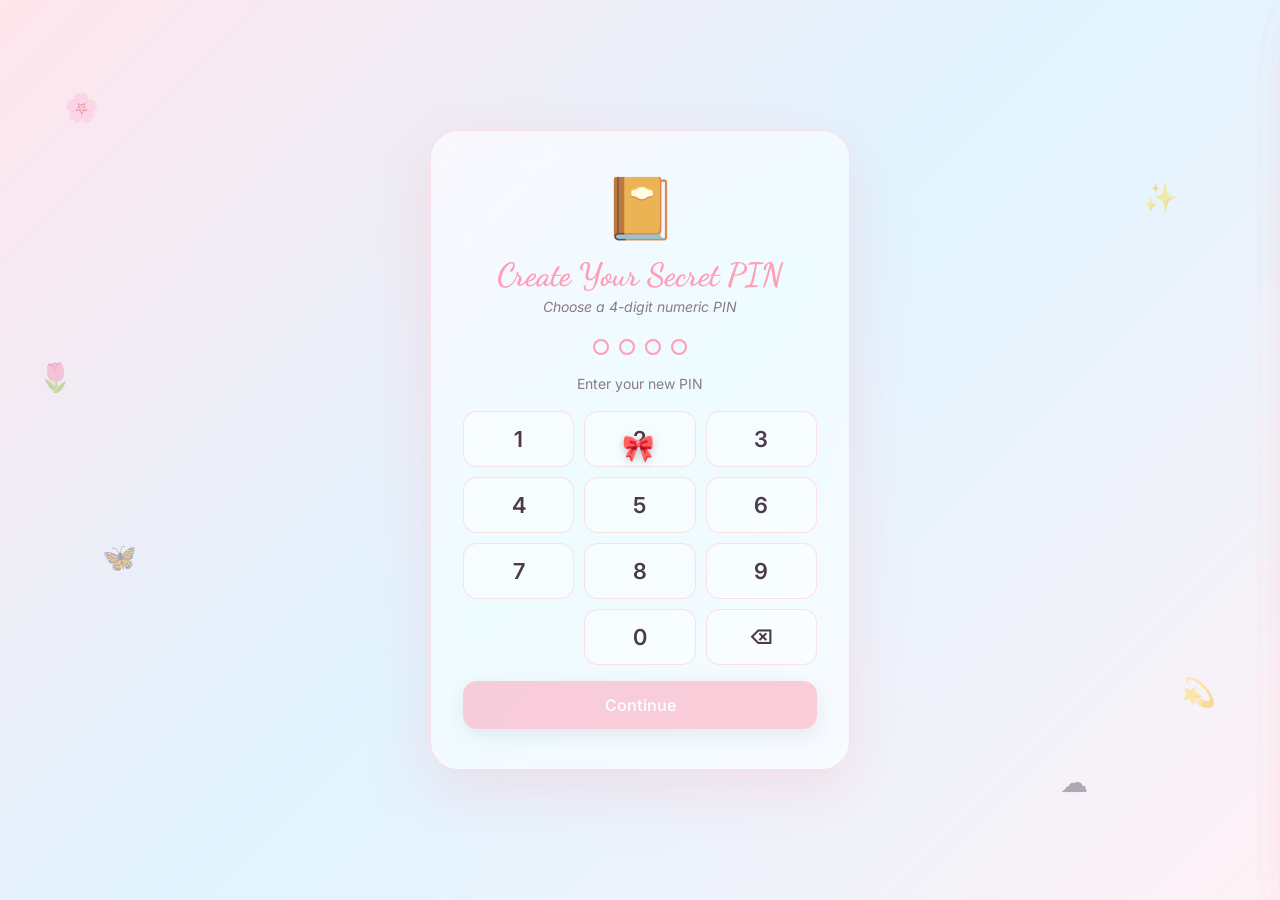
<file: index.html>
<!DOCTYPE html>
<html lang="en">
<head>
<meta charset="UTF-8" />
<meta name="viewport" content="width=device-width, initial-scale=1.0" />
<title>🌸 Secret Diary</title>
<link rel="preconnect" href="https://fonts.googleapis.com">
<link rel="preconnect" href="https://fonts.gstatic.com" crossorigin>
<link href="https://fonts.googleapis.com/css2?family=Caveat:wght@400;700&family=Dancing+Script:wght@400;700&family=Inter:wght@300;400;500;600;700&family=Quicksand:wght@400;500;600;700&display=swap" rel="stylesheet">
<link rel="stylesheet" href="style.css" />
</head>
<body class="bow-cursor">

<!-- ============ 🎀 CUSTOM BOW CURSOR ============ -->
<div class="bow-cursor-follower" id="bow-follower" aria-hidden="true">🎀</div>

<!-- ============ FLOATING DECORATIONS ============ -->
<div class="bg-deco" aria-hidden="true">
  <span class="floater">🌸</span><span class="floater">✨</span>
  <span class="floater">🦋</span><span class="floater">💫</span>
  <span class="floater">🌷</span><span class="floater">☁️</span>
</div>

<!-- ============ SETUP SCREEN ============ -->
<section id="setup-screen" class="screen active">
  <div class="auth-card glass">
    <div class="auth-icon">📔</div>
    <h1 class="script-title">Create Your Secret PIN</h1>
    <p class="subtitle">Choose a 4-digit numeric PIN</p>
    <div class="pin-display" id="setup-display"></div>
    <p class="auth-msg" id="setup-msg">Enter your new PIN</p>
    <div class="keypad" id="setup-keypad"></div>
    <button class="btn-primary" id="setup-next" disabled>Continue</button>
  </div>
</section>

<!-- ============ LOCK SCREEN ============ -->
<section id="lock-screen" class="screen">
  <div class="auth-card glass" id="lock-card">
    <div class="auth-icon" id="lock-emoji">🔒</div>
    <h1 class="script-title">Welcome Back</h1>
    <p class="subtitle" id="lock-quote">"Some secrets are worth keeping."</p>
    <div class="pin-display" id="lock-display"></div>
    <p class="auth-msg" id="lock-msg">Enter your PIN</p>
    <div class="keypad" id="lock-keypad"></div>
    <button class="btn-ghost" id="forgot-btn">Forgot PIN?</button>
  </div>
</section>

<!-- ============ MAIN DIARY ============ -->
<section id="diary-screen" class="screen">
  <div class="app-layout">

    <!-- Sidebar -->
    <aside class="sidebar glass" id="sidebar">
      <div class="sidebar-top">
        <h2 class="script-title">📔 My Diary</h2>
        <button class="icon-btn" id="toggle-sidebar" title="Close">✕</button>
      </div>
      <button class="btn-accent" id="new-page-btn">✨ New Page</button>
      <div class="search-wrap">
        <input type="text" id="search-input" placeholder="Search pages..." />
      </div>
      <div class="page-list" id="page-list"></div>
      <div class="sidebar-footer">
        <div class="footer-row">
          <button class="footer-btn" id="calendar-btn" title="Calendar">📅</button>
          <button class="footer-btn" id="theme-btn" title="Themes">🎨</button>
          <button class="footer-btn" id="mode-btn" title="Toggle mode">🌙</button>
          <button class="footer-btn" id="sound-btn" title="Sound">🔊</button>
          <button class="footer-btn" id="feedback-btn" title="Feedback">💌</button>
          <button class="footer-btn" id="export-btn" title="Export">📥</button>
          <button class="footer-btn" id="settings-btn" title="Settings">⚙️</button>
        </div>
        <div class="stats">
          <span id="stat-pages">0 pages</span> · <span id="stat-words">0 words</span>
        </div>
      </div>
    </aside>

    <!-- Mobile sidebar toggle -->
    <button class="mobile-menu-btn" id="mobile-menu">☰</button>

    <!-- Editor -->
    <main class="editor">
      <div class="editor-top">
        <input type="text" id="page-title" class="page-title-input" placeholder="Untitled page..." />
        <div class="page-meta">
          <span id="page-date"></span>
          <button class="tag-btn" id="favorite-btn" title="Favorite">☆</button>
          <button class="tag-btn" id="delete-page-btn" title="Delete">🗑</button>
        </div>
      </div>

      <div class="toolbar">
        <button class="tool" data-cmd="bold" title="Bold"><b>B</b></button>
        <button class="tool" data-cmd="italic" title="Italic"><i>I</i></button>
        <button class="tool" data-cmd="underline" title="Underline"><u>U</u></button>
        <button class="tool" data-cmd="strikeThrough" title="Strike">S̶</button>
        <span class="tool-sep"></span>
        <button class="tool" data-cmd="formatBlock" data-val="H1" title="Heading 1">H1</button>
        <button class="tool" data-cmd="formatBlock" data-val="H2" title="Heading 2">H2</button>
        <button class="tool" data-cmd="formatBlock" data-val="P" title="Paragraph">¶</button>
        <span class="tool-sep"></span>
        <button class="tool" data-cmd="insertUnorderedList" title="List">•</button>
        <button class="tool" data-cmd="insertOrderedList" title="Numbered">1.</button>
        <button class="tool" data-cmd="formatBlock" data-val="BLOCKQUOTE" title="Quote">"</button>
        <span class="tool-sep"></span>
        <button class="tool" id="insert-emoji-btn" title="Emoji">😊</button>
        <button class="tool" data-cmd="removeFormat" title="Clear">✖</button>
      </div>

      <div class="editor-body">
        <div class="notebook-page">
          <div class="page-lines" aria-hidden="true"></div>
          <div class="washi" aria-hidden="true"></div>
          <div class="bookmark" aria-hidden="true">♡</div>
          <div class="page-content" id="page-content" contenteditable="true" spellcheck="true" data-placeholder="Start writing your thoughts..."></div>
        </div>
      </div>

      <div class="editor-footer">
        <span class="count" id="word-count">0 words</span>
        <span class="count" id="char-count">0 chars</span>
        <span class="save-status" id="save-status">● Saved</span>
      </div>
    </main>
  </div>
</section>

<!-- ============ 📅 CALENDAR PANEL ============ -->
<aside class="panel glass calendar-panel" id="calendar-panel">
  <div class="panel-head">
    <h3>📅 Calendar & Mood</h3>
    <button class="icon-btn" data-close="calendar-panel">✕</button>
  </div>

  <!-- Month navigation -->
  <div class="cal-nav">
    <button class="cal-arrow" id="cal-prev">‹</button>
    <div class="cal-month-label" id="cal-month-label">June 2026</div>
    <button class="cal-arrow" id="cal-next">›</button>
  </div>

  <!-- Calendar grid -->
  <div class="cal-weekdays">
    <div>Sun</div><div>Mon</div><div>Tue</div><div>Wed</div>
    <div>Thu</div><div>Fri</div><div>Sat</div>
  </div>
  <div class="cal-grid" id="cal-grid"></div>

  <button class="btn-accent cal-today-btn" id="cal-today-btn">📍 Jump to Today</button>

  <!-- Week Mood Tracker -->
  <div class="week-mood-section">
    <div class="week-mood-header">
      <h4>💖 This Week's Mood</h4>
      <div class="week-nav">
        <button class="week-arrow" id="week-prev">‹</button>
        <span class="week-label" id="week-label">This Week</span>
        <button class="week-arrow" id="week-next">›</button>
      </div>
    </div>
    <div class="week-mood-grid" id="week-mood-grid"></div>
    <p class="week-mood-hint">Tap a day, then pick how you felt 💭</p>
  </div>
</aside>

<!-- ============ 🎨 THEME PANEL ============ -->
<aside class="panel glass" id="theme-panel">
  <div class="panel-head">
    <h3>🎨 Themes</h3>
    <button class="icon-btn" data-close="theme-panel">✕</button>
  </div>
  <div class="theme-grid" id="theme-grid"></div>
  <div class="mode-switch">
    <span>☀️</span>
    <label class="switch">
      <input type="checkbox" id="mode-switch" />
      <span class="slider"></span>
    </label>
    <span>🌙</span>
  </div>
</aside>

<!-- ============ ⚙️ SETTINGS PANEL ============ -->
<aside class="panel glass" id="settings-panel">
  <div class="panel-head">
    <h3>⚙️ Settings</h3>
    <button class="icon-btn" data-close="settings-panel">✕</button>
  </div>
  <div class="settings-list">
    <button class="setting-item" id="change-pin-setting">🔑 Change PIN</button>
    <button class="setting-item" id="reset-setting">🗑 Reset Diary</button>
    <button class="setting-item" id="lock-setting">🔒 Lock Diary</button>
    
    <!-- Updates Section -->
    <div class="updates-section">
      <h4 style="font-family: 'Caveat', cursive; font-size: 20px; color: var(--accent); margin-bottom: 10px;">✨ What's New</h4>
      <div class="updates-list">
        <div class="update-item">
          <span class="update-icon">🎀</span>
          <div class="update-content">
            <strong>Bow Cursor</strong>
            <p>Cute bow follows your mouse!</p>
          </div>
        </div>
        <div class="update-item">
          <span class="update-icon">📅</span>
          <div class="update-content">
            <strong>Calendar</strong>
            <p>Jump to any date & track moods</p>
          </div>
        </div>
        <div class="update-item">
          <span class="update-icon">💖</span>
          <div class="update-content">
            <strong>Weekly Mood Tracker</strong>
            <p>Log how you feel each day</p>
          </div>
        </div>
        <div class="update-item">
          <span class="update-icon">💌</span>
          <div class="update-content">
            <strong>Feedback System</strong>
            <p>Send messages to the creator</p>
          </div>
        </div>
        <div class="update-item">
          <span class="update-icon">🔊</span>
          <div class="update-content">
            <strong>Sound Effects</strong>
            <p>Pleasant sounds for actions</p>
          </div>
        </div>
        <div class="update-item">
          <span class="update-icon">🎨</span>
          <div class="update-content">
            <strong>10 Beautiful Themes</strong>
            <p>Light & dark modes for each</p>
          </div>
        </div>
      </div>
    </div>
    
    <div class="setting-about">
      <p>✨ Unlimited pages</p>
      <p>💾 Auto-saves everything</p>
      <p>🔒 PIN-protected</p>
      <p>⌨️ Shortcuts: Ctrl+N (new), Ctrl+S (save), Ctrl+F (search)</p>
    </div>
  </div>
</aside>

<!-- ============ 💌 FEEDBACK PANEL ============ -->
<aside class="panel glass feedback-panel" id="feedback-panel">
  <div class="panel-head">
    <h3>💌 Send Feedback</h3>
    <button class="icon-btn" data-close="feedback-panel">✕</button>
  </div>

  <p class="feedback-intro">
    Found a bug? Have an idea? Just want to say hi? 💖<br>
    Your message goes straight to my inbox!
  </p>

  <form id="feedback-form" action="https://formsubmit.co/aiphimarybuhphang@gmail.com" method="POST">
    <!-- FormSubmit hidden settings -->
    <input type="hidden" name="_subject" value="💌 New Diary Feedback!">
    <input type="hidden" name="_captcha" value="false">
    <input type="hidden" name="_template" value="box">
    <input type="text" name="_honey" style="display:none">

    <div class="form-group">
      <label for="fb-name">Your Name <span class="optional">(optional)</span></label>
      <input type="text" id="fb-name" name="name" placeholder="Anonymous friend 🌸" />
    </div>

    <div class="form-group">
      <label for="fb-email">Your Email <span class="optional">(optional)</span></label>
      <input type="email" id="fb-email" name="email" placeholder="so I can reply 💌" />
    </div>

    <div class="form-group">
      <label for="fb-type">What's this about?</label>
      <select id="fb-type" name="type" required>
        <option value="">Choose one...</option>
        <option value="💡 Feature Idea">💡 Feature Idea</option>
        <option value="🐛 Bug Report">🐛 Bug Report</option>
        <option value="💖 Love / Compliment">💖 Love / Compliment</option>
        <option value="🎨 Design Suggestion">🎨 Design Suggestion</option>
        <option value="🤔 Question">🤔 Question</option>
        <option value="📝 Other"> Other</option>
      </select>
    </div>

    <div class="form-group">
      <label for="fb-message">Your Message</label>
      <textarea id="fb-message" name="message" rows="5" maxlength="1000" placeholder="Tell me everything... ✨" required></textarea>
      <div class="fb-counter"><span id="fb-counter">0</span> / 1000</div>
    </div>

    <button type="submit" class="btn-primary fb-submit" id="fb-submit">
      Send Message 💌
    </button>
  </form>

  <div class="feedback-divider">
    <span>or</span>
  </div>

  <a href="mailto:aiphimarybuhphang@gmail.com?subject=Diary%20Feedback" class="btn-ghost fb-mailto">
    ✉️ Open in my email app instead
  </a>

  <p class="feedback-note">
    🔒 Your info is never stored in the diary. Messages are sent directly to the diary owner.
  </p>
</aside>

<!-- ============ EMOJI PICKER ============ -->
<div class="emoji-picker glass" id="emoji-picker">
  <div class="emoji-grid" id="emoji-grid"></div>
</div>

<!-- ============ MOOD PICKER (for week) ============ -->
<div class="mood-popup glass" id="mood-popup">
  <div class="mood-popup-title" id="mood-popup-title">How did you feel?</div>
  <div class="mood-options" id="mood-options"></div>
  <button class="mood-clear-btn" id="mood-clear-btn">Clear mood</button>
</div>

<!-- ============ MODAL ============ -->
<div class="modal-backdrop" id="modal-backdrop">
  <div class="modal glass" id="modal">
    <div class="modal-head">
      <h3 id="modal-title"></h3>
      <button class="icon-btn" data-close="modal">✕</button>
    </div>
    <div class="modal-body" id="modal-body"></div>
    <div class="modal-actions" id="modal-actions"></div>
  </div>
</div>

<!-- Toast -->
<div class="toast" id="toast"></div>

<script src="script.js"></script>
</body>
</html>
</file>
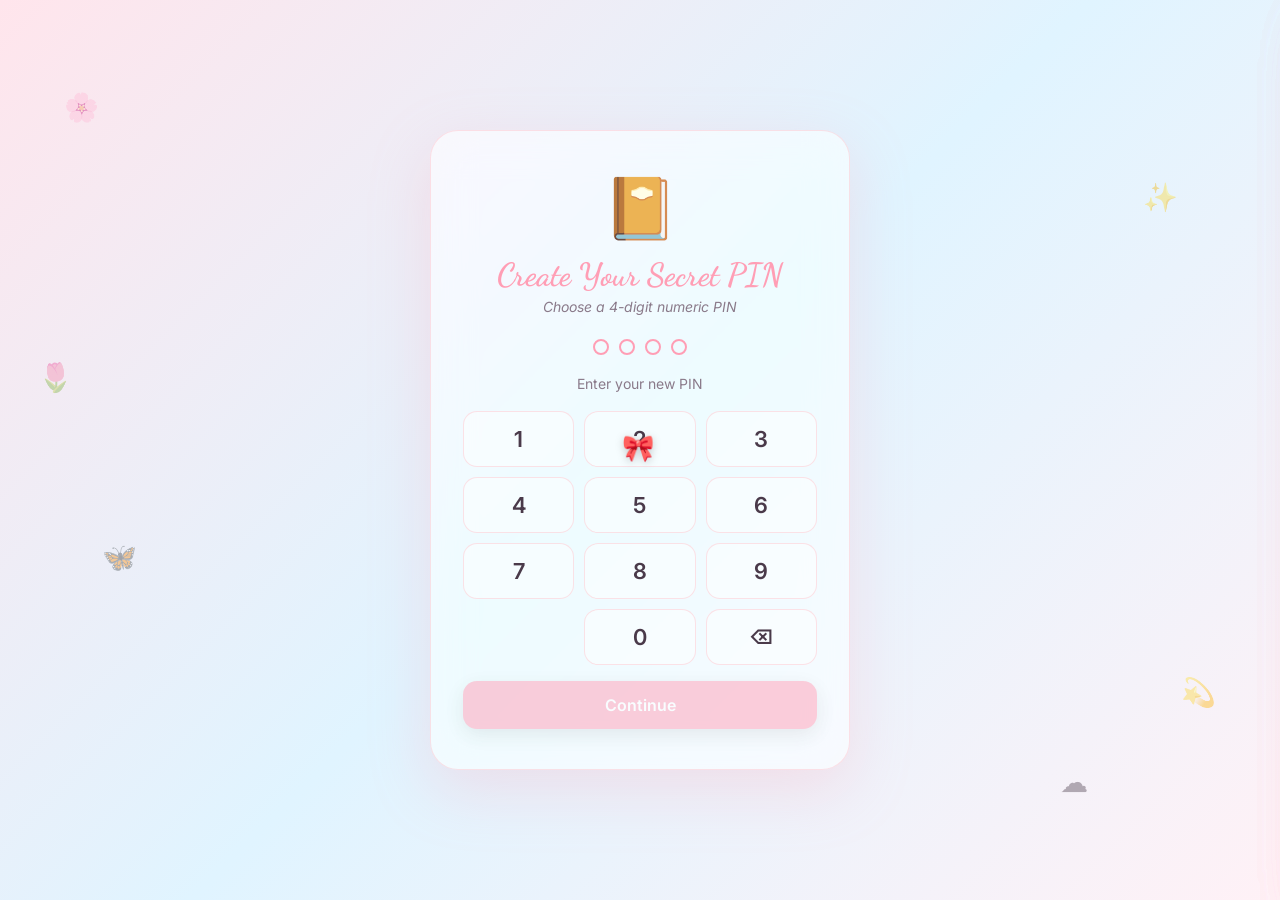
<file: digitaldairy.html>
<!DOCTYPE html>
<html lang="en">
<head>
<meta charset="UTF-8" />
<meta name="viewport" content="width=device-width, initial-scale=1.0" />
<title>🌸 Secret Diary</title>
<link rel="preconnect" href="https://fonts.googleapis.com">
<link rel="preconnect" href="https://fonts.gstatic.com" crossorigin>
<link href="https://fonts.googleapis.com/css2?family=Caveat:wght@400;700&family=Dancing+Script:wght@400;700&family=Inter:wght@300;400;500;600;700&family=Quicksand:wght@400;500;600;700&display=swap" rel="stylesheet">
<link rel="stylesheet" href="digitaldairy.css" />
</head>
<body class="bow-cursor">

<!-- ============ CUSTOM BOW CURSOR (follows mouse) ============ -->
<div class="bow-cursor-follower" id="bow-follower" aria-hidden="true">🎀</div>

<!-- ============ FLOATING DECORATIONS ============ -->
<div class="bg-deco" aria-hidden="true">
  <span class="floater">🌸</span><span class="floater">✨</span>
  <span class="floater">🦋</span><span class="floater">💫</span>
  <span class="floater">🌷</span><span class="floater">☁️</span>
</div>

<!-- ============ SETUP SCREEN ============ -->
<section id="setup-screen" class="screen active">
  <div class="auth-card glass">
    <div class="auth-icon">📔</div>
    <h1 class="script-title">Create Your Secret PIN</h1>
    <p class="subtitle">Choose a 4-digit numeric PIN</p>
    <div class="pin-display" id="setup-display"></div>
    <p class="auth-msg" id="setup-msg">Enter your new PIN</p>
    <div class="keypad" id="setup-keypad"></div>
    <button class="btn-primary" id="setup-next" disabled>Continue</button>
  </div>
</section>

<!-- ============ LOCK SCREEN ============ -->
<section id="lock-screen" class="screen">
  <div class="auth-card glass" id="lock-card">
    <div class="auth-icon" id="lock-emoji">🔒</div>
    <h1 class="script-title">Welcome Back</h1>
    <p class="subtitle" id="lock-quote">"Some secrets are worth keeping."</p>
    <div class="pin-display" id="lock-display"></div>
    <p class="auth-msg" id="lock-msg">Enter your PIN</p>
    <div class="keypad" id="lock-keypad"></div>
    <button class="btn-ghost" id="forgot-btn">Forgot PIN?</button>
  </div>
</section>

<!-- ============ MAIN DIARY ============ -->
<section id="diary-screen" class="screen">
  <div class="app-layout">

    <!-- Sidebar -->
    <aside class="sidebar glass" id="sidebar">
      <div class="sidebar-top">
        <h2 class="script-title">📔 My Diary</h2>
        <button class="icon-btn" id="toggle-sidebar" title="Close">✕</button>
      </div>
      <button class="btn-accent" id="new-page-btn">✨ New Page</button>
      <div class="search-wrap">
        <input type="text" id="search-input" placeholder="Search pages..." />
      </div>
      <div class="page-list" id="page-list"></div>
      <div class="sidebar-footer">
        <div class="footer-row">
          <button class="footer-btn" id="calendar-btn" title="Calendar">📅</button>
          <button class="footer-btn" id="theme-btn" title="Themes">🎨</button>
          <button class="footer-btn" id="mode-btn" title="Toggle mode">🌙</button>
          <button class="footer-btn" id="sound-btn" title="Sound">🔊</button>
          <button class="footer-btn" id="export-btn" title="Export">📥</button>
          <button class="footer-btn" id="settings-btn" title="Settings">⚙️</button>
        </div>
        <div class="stats">
          <span id="stat-pages">0 pages</span> · <span id="stat-words">0 words</span>
        </div>
      </div>
    </aside>

    <!-- Mobile sidebar toggle -->
    <button class="mobile-menu-btn" id="mobile-menu">☰</button>

    <!-- Editor -->
    <main class="editor">
      <div class="editor-top">
        <input type="text" id="page-title" class="page-title-input" placeholder="Untitled page..." />
        <div class="page-meta">
          <span id="page-date"></span>
          <button class="tag-btn" id="favorite-btn" title="Favorite">☆</button>
          <button class="tag-btn" id="delete-page-btn" title="Delete">🗑</button>
        </div>
      </div>

      <div class="toolbar">
        <button class="tool" data-cmd="bold" title="Bold"><b>B</b></button>
        <button class="tool" data-cmd="italic" title="Italic"><i>I</i></button>
        <button class="tool" data-cmd="underline" title="Underline"><u>U</u></button>
        <button class="tool" data-cmd="strikeThrough" title="Strike">S̶</button>
        <span class="tool-sep"></span>
        <button class="tool" data-cmd="formatBlock" data-val="H1" title="Heading 1">H1</button>
        <button class="tool" data-cmd="formatBlock" data-val="H2" title="Heading 2">H2</button>
        <button class="tool" data-cmd="formatBlock" data-val="P" title="Paragraph">¶</button>
        <span class="tool-sep"></span>
        <button class="tool" data-cmd="insertUnorderedList" title="List">•</button>
        <button class="tool" data-cmd="insertOrderedList" title="Numbered">1.</button>
        <button class="tool" data-cmd="formatBlock" data-val="BLOCKQUOTE" title="Quote">"</button>
        <span class="tool-sep"></span>
        <button class="tool" id="insert-emoji-btn" title="Emoji">😊</button>
        <button class="tool" data-cmd="removeFormat" title="Clear">✖</button>
      </div>

      <div class="editor-body">
        <div class="notebook-page">
          <div class="page-lines" aria-hidden="true"></div>
          <div class="washi" aria-hidden="true"></div>
          <div class="bookmark" aria-hidden="true">♡</div>
          <div class="page-content" id="page-content" contenteditable="true" spellcheck="true" data-placeholder="Start writing your thoughts..."></div>
        </div>
      </div>

      <div class="editor-footer">
        <span class="count" id="word-count">0 words</span>
        <span class="count" id="char-count">0 chars</span>
        <span class="save-status" id="save-status">● Saved</span>
      </div>
    </main>
  </div>
</section>

<!-- ============ CALENDAR PANEL ============ -->
<aside class="panel glass calendar-panel" id="calendar-panel">
  <div class="panel-head">
    <h3>📅 Calendar & Mood</h3>
    <button class="icon-btn" data-close="calendar-panel">✕</button>
  </div>

  <!-- Month navigation -->
  <div class="cal-nav">
    <button class="cal-arrow" id="cal-prev">‹</button>
    <div class="cal-month-label" id="cal-month-label">June 2026</div>
    <button class="cal-arrow" id="cal-next">›</button>
  </div>

  <!-- Calendar grid -->
  <div class="cal-weekdays">
    <div>Sun</div><div>Mon</div><div>Tue</div><div>Wed</div>
    <div>Thu</div><div>Fri</div><div>Sat</div>
  </div>
  <div class="cal-grid" id="cal-grid"></div>

  <button class="btn-accent cal-today-btn" id="cal-today-btn">📍 Jump to Today</button>

  <!-- Week Mood Tracker -->
  <div class="week-mood-section">
    <div class="week-mood-header">
      <h4>💖 This Week's Mood</h4>
      <div class="week-nav">
        <button class="week-arrow" id="week-prev">‹</button>
        <span class="week-label" id="week-label">This Week</span>
        <button class="week-arrow" id="week-next">›</button>
      </div>
    </div>
    <div class="week-mood-grid" id="week-mood-grid"></div>
    <p class="week-mood-hint">Tap a day, then pick how you felt 💭</p>
  </div>
</aside>

<!-- ============ THEME PANEL ============ -->
<aside class="panel glass" id="theme-panel">
  <div class="panel-head">
    <h3>🎨 Themes</h3>
    <button class="icon-btn" data-close="theme-panel">✕</button>
  </div>
  <div class="theme-grid" id="theme-grid"></div>
  <div class="mode-switch">
    <span>☀️</span>
    <label class="switch">
      <input type="checkbox" id="mode-switch" />
      <span class="slider"></span>
    </label>
    <span>🌙</span>
  </div>
</aside>

<!-- ============ SETTINGS PANEL ============ -->
<aside class="panel glass" id="settings-panel">
  <div class="panel-head">
    <h3>⚙️ Settings</h3>
    <button class="icon-btn" data-close="settings-panel">✕</button>
  </div>
  <div class="settings-list">
    <button class="setting-item" id="change-pin-setting">🔑 Change PIN</button>
    <button class="setting-item" id="reset-setting">🗑 Reset Diary</button>
    <button class="setting-item" id="lock-setting">🔒 Lock Diary</button>
    <div class="setting-about">
      <p>✨ Unlimited pages</p>
      <p>📅 Calendar + weekly mood</p>
      <p>🎀 Bow cursor</p>
      <p>💾 Auto-saves everything</p>
      <p>🔊 Sound effects</p>
    </div>
  </div>
</aside>

<!-- ============ EMOJI PICKER ============ -->
<div class="emoji-picker glass" id="emoji-picker">
  <div class="emoji-grid" id="emoji-grid"></div>
</div>

<!-- ============ MOOD PICKER (for week) ============ -->
<div class="mood-popup glass" id="mood-popup">
  <div class="mood-popup-title" id="mood-popup-title">How did you feel?</div>
  <div class="mood-options" id="mood-options"></div>
  <button class="mood-clear-btn" id="mood-clear-btn">Clear mood</button>
</div>

<!-- ============ MODAL ============ -->
<div class="modal-backdrop" id="modal-backdrop">
  <div class="modal glass" id="modal">
    <div class="modal-head">
      <h3 id="modal-title"></h3>
      <button class="icon-btn" data-close="modal">✕</button>
    </div>
    <div class="modal-body" id="modal-body"></div>
    <div class="modal-actions" id="modal-actions"></div>
  </div>
</div>

<!-- Toast -->
<div class="toast" id="toast"></div>

<script src="script.js"></script>
</body>
</html>
</file>
<file: style.css>
/* ============ RESET ============ */
*, *::before, *::after { box-sizing: border-box; margin: 0; padding: 0; }
html, body { height: 100%; }
body {
  font-family: 'Inter', system-ui, sans-serif;
  min-height: 100vh;
  overflow: hidden;
  background: var(--bg);
  color: var(--text);
  transition: background 0.5s, color 0.5s;
  position: relative;
}
button, input { font-family: inherit; color: inherit; }
button { cursor: pointer; border: none; background: none; }
.script-title { font-family: 'Dancing Script', cursive; font-weight: 700; }

/* ============ 🎀 BOW CURSOR ============ */
body.bow-cursor,
body.bow-cursor * {
  cursor: none !important;
}

.bow-cursor-follower {
  position: fixed;
  top: 0; left: 0;
  width: 36px; height: 36px;
  pointer-events: none;
  z-index: 9999;
  font-size: 26px;
  transform: translate(-50%, -50%);
  transition: transform 0.08s ease-out;
  filter: drop-shadow(0 2px 4px rgba(0,0,0,0.2));
  will-change: transform;
}
.bow-cursor-follower.clicking {
  transform: translate(-50%, -50%) scale(0.7) rotate(-15deg);
  transition: transform 0.1s;
}
.bow-cursor-follower.hovering-link {
  transform: translate(-50%, -50%) scale(1.3) rotate(10deg);
}

@media (hover: none) and (pointer: coarse) {
  body.bow-cursor, body.bow-cursor * { cursor: auto !important; }
  .bow-cursor-follower { display: none; }
}

/* ============ DEFAULT THEME VARIABLES ============ */
:root {
  --bg: linear-gradient(135deg, #ffe5ec 0%, #e0f4ff 50%, #fff1f6 100%);
  --bg-solid: #fff1f6;
  --surface: rgba(255,255,255,0.6);
  --surface-2: rgba(255,255,255,0.45);
  --surface-solid: #ffffff;
  --border: rgba(255,182,193,0.4);
  --text: #4a3a4a;
  --text-soft: #8a7a8a;
  --accent: #ff9eb5;
  --accent-2: #b5e3ff;
  --page-bg: #fffafc;
  --line: #ffd6e0;
  --shadow: 0 20px 60px rgba(255,158,181,0.25);
  --success: #7ed687;
  --error: #ff6b81;
  --radius: 16px;
  --radius-sm: 10px;
}

/* ============ GLASS ============ */
.glass {
  background: var(--surface);
  backdrop-filter: blur(20px) saturate(180%);
  -webkit-backdrop-filter: blur(20px) saturate(180%);
  border: 1px solid var(--border);
  box-shadow: var(--shadow);
}

/* ============ SCREENS ============ */
.screen {
  position: fixed; inset: 0;
  display: none;
  align-items: center; justify-content: center;
  padding: 20px;
  z-index: 10;
}
.screen.active { display: flex; animation: fadeIn 0.5s; }
@keyframes fadeIn { from { opacity: 0; } to { opacity: 1; } }

/* ============ FLOATING BG ============ */
.bg-deco { position: fixed; inset: 0; pointer-events: none; z-index: 1; overflow: hidden; }
.floater {
  position: absolute; font-size: 28px; opacity: 0.4;
  animation: drift 20s ease-in-out infinite;
}
.floater:nth-child(1) { top: 10%; left: 5%; animation-delay: 0s; }
.floater:nth-child(2) { top: 20%; right: 8%; animation-delay: 3s; }
.floater:nth-child(3) { top: 60%; left: 8%; animation-delay: 6s; }
.floater:nth-child(4) { top: 75%; right: 5%; animation-delay: 9s; }
.floater:nth-child(5) { top: 40%; left: 3%; animation-delay: 2s; }
.floater:nth-child(6) { top: 85%; right: 15%; animation-delay: 5s; }
@keyframes drift {
  0%, 100% { transform: translate(0,0) rotate(0deg); }
  50% { transform: translate(30px,-40px) rotate(20deg); }
}

/* ============ AUTH CARDS ============ */
.auth-card {
  width: 100%; max-width: 420px;
  padding: 40px 32px;
  border-radius: 28px;
  text-align: center;
  animation: popIn 0.6s cubic-bezier(0.2,0.8,0.2,1);
}
@keyframes popIn {
  from { opacity: 0; transform: scale(0.9) translateY(20px); }
  to { opacity: 1; transform: scale(1) translateY(0); }
}
.auth-icon { font-size: 60px; margin-bottom: 12px; animation: wiggle 3s ease-in-out infinite; }
@keyframes wiggle {
  0%, 100% { transform: rotate(-5deg); }
  50% { transform: rotate(5deg); }
}
.auth-card h1 { font-size: 32px; color: var(--accent); margin-bottom: 4px; }
.subtitle { color: var(--text-soft); font-size: 14px; margin-bottom: 20px; font-style: italic; }
.auth-msg { min-height: 20px; font-size: 14px; color: var(--text-soft); margin: 12px 0; transition: color 0.3s; }
.auth-msg.error { color: var(--error); font-weight: 600; }

/* ============ PIN DISPLAY ============ */
.pin-display {
  display: flex; justify-content: center; gap: 10px;
  margin: 24px 0 12px; min-height: 24px;
}
.pin-dot {
  width: 16px; height: 16px; border-radius: 50%;
  border: 2px solid var(--accent);
  transition: all 0.25s cubic-bezier(0.3,1.4,0.5,1);
}
.pin-dot.filled { background: var(--accent); transform: scale(1.2); box-shadow: 0 0 12px var(--accent); }
.pin-display.shake { animation: shake 0.5s; }
.pin-display.error .pin-dot { border-color: var(--error); background: var(--error); }
@keyframes shake {
  0%, 100% { transform: translateX(0); }
  20%, 60% { transform: translateX(-10px); }
  40%, 80% { transform: translateX(10px); }
}
.auth-card.shake { animation: shake 0.5s; }
.auth-card.shake .auth-icon { filter: drop-shadow(0 0 15px var(--error)); }

/* ============ KEYPAD ============ */
.keypad {
  display: grid; grid-template-columns: repeat(3,1fr);
  gap: 10px; margin: 16px 0;
}
.key {
  padding: 14px; font-size: 22px; font-weight: 600;
  border-radius: 14px; background: var(--surface-2);
  border: 1px solid var(--border); color: var(--text);
  transition: all 0.15s; user-select: none;
}
.key:hover { background: var(--accent); color: white; transform: translateY(-2px); }
.key:active { transform: translateY(0) scale(0.96); }
.key.empty { visibility: hidden; }
.key.del { font-size: 20px; }

/* ============ BUTTONS ============ */
.btn-primary {
  width: 100%; padding: 14px;
  border-radius: 14px; background: var(--accent); color: white;
  font-size: 16px; font-weight: 600;
  box-shadow: 0 6px 20px rgba(0,0,0,0.15);
  transition: all 0.2s;
}
.btn-primary:hover:not(:disabled) { transform: translateY(-2px); }
.btn-primary:disabled { opacity: 0.5; cursor: not-allowed; }
.btn-ghost { color: var(--text-soft); font-size: 13px; text-decoration: underline; margin-top: 8px; }
.btn-ghost:hover { color: var(--accent); }
.btn-accent {
  width: 100%; padding: 12px; border-radius: 12px;
  background: var(--accent); color: white;
  font-weight: 600; font-size: 14px;
  margin-bottom: 12px; transition: all 0.2s;
}
.btn-accent:hover { transform: translateY(-2px); box-shadow: 0 6px 16px rgba(0,0,0,0.15); }

/* ============ APP LAYOUT ============ */
.app-layout {
  width: 100%; height: 100vh;
  display: grid; grid-template-columns: 300px 1fr;
  gap: 0;
}

/* ============ SIDEBAR ============ */
.sidebar {
  display: flex; flex-direction: column;
  padding: 20px; border-radius: 0;
  border-top: none; border-bottom: none; border-left: none;
  overflow: hidden;
}
.sidebar-top {
  display: flex; justify-content: space-between; align-items: center;
  margin-bottom: 16px;
}
.sidebar-top h2 { font-size: 26px; color: var(--accent); }
.icon-btn {
  width: 36px; height: 36px; border-radius: 10px;
  background: var(--surface-2); border: 1px solid var(--border);
  display: flex; align-items: center; justify-content: center;
  font-size: 16px; transition: all 0.2s;
}
.icon-btn:hover { background: var(--accent); color: white; transform: rotate(90deg); }
.search-wrap { margin-bottom: 12px; }
#search-input {
  width: 100%; padding: 10px 14px;
  border-radius: 10px; background: var(--surface-2);
  border: 1px solid var(--border); outline: none;
  font-size: 13px; color: var(--text);
}
#search-input:focus { border-color: var(--accent); }

/* ============ PAGE LIST ============ */
.page-list {
  flex: 1; overflow-y: auto;
  display: flex; flex-direction: column; gap: 6px;
  padding-right: 4px;
}
.page-list::-webkit-scrollbar { width: 6px; }
.page-list::-webkit-scrollbar-thumb { background: var(--border); border-radius: 3px; }
.page-item {
  padding: 12px 14px; border-radius: 12px;
  background: var(--surface-2); border: 1px solid transparent;
  text-align: left; transition: all 0.2s;
  display: flex; flex-direction: column; gap: 4px;
  position: relative;
}
.page-item:hover { border-color: var(--border); transform: translateX(2px); }
.page-item.active { background: var(--accent); color: white; border-color: var(--accent); }
.page-item.active .page-item-preview { color: rgba(255,255,255,0.85); }
.page-item-title {
  font-weight: 600; font-size: 14px;
  white-space: nowrap; overflow: hidden; text-overflow: ellipsis;
  display: flex; align-items: center; gap: 6px;
}
.page-item-preview {
  font-size: 12px; color: var(--text-soft);
  white-space: nowrap; overflow: hidden; text-overflow: ellipsis;
}
.page-item-date { font-size: 10px; opacity: 0.7; }
.page-item .fav { color: gold; }
.page-list-empty {
  text-align: center; color: var(--text-soft);
  padding: 30px 10px; font-size: 13px;
}

/* ============ SIDEBAR FOOTER ============ */
.sidebar-footer {
  margin-top: 12px; padding-top: 12px;
  border-top: 1px solid var(--border);
}
.footer-row { display: flex; gap: 6px; margin-bottom: 8px; flex-wrap: wrap; }
.footer-btn {
  flex: 1; min-width: 40px; padding: 8px;
  border-radius: 10px; background: var(--surface-2);
  border: 1px solid var(--border); font-size: 16px;
  transition: all 0.2s;
}
.footer-btn:hover { background: var(--accent); color: white; transform: translateY(-2px); }
.footer-btn.off { opacity: 0.5; }
.stats { text-align: center; font-size: 11px; color: var(--text-soft); }

/* ============ EDITOR ============ */
.editor {
  display: flex; flex-direction: column;
  padding: 20px 30px;
  overflow: hidden;
}
.editor-top {
  display: flex; justify-content: space-between; align-items: center;
  margin-bottom: 12px; gap: 12px;
}
.page-title-input {
  flex: 1; font-family: 'Caveat', cursive;
  font-size: 32px; font-weight: 700;
  background: transparent; border: none; outline: none;
  color: var(--accent); padding: 4px 0;
}
.page-title-input::placeholder { color: var(--text-soft); opacity: 0.6; }
.page-meta { display: flex; align-items: center; gap: 8px; font-size: 12px; color: var(--text-soft); }
.tag-btn {
  padding: 6px 10px; border-radius: 8px;
  background: var(--surface-2); border: 1px solid var(--border);
  font-size: 14px; transition: all 0.2s;
}
.tag-btn:hover { background: var(--accent); color: white; }
.tag-btn.fav-active { color: gold; }

/* ============ TOOLBAR ============ */
.toolbar {
  display: flex; flex-wrap: wrap; align-items: center; gap: 4px;
  padding: 8px 10px; margin-bottom: 12px;
  border-radius: 12px; background: var(--surface-2);
  border: 1px solid var(--border);
}
.tool {
  padding: 6px 10px; border-radius: 8px;
  font-size: 14px; font-weight: 600;
  color: var(--text); transition: all 0.15s;
  min-width: 32px;
}
.tool:hover { background: var(--accent); color: white; }
.tool-sep { width: 1px; height: 20px; background: var(--border); margin: 0 4px; }

/* ============ EDITOR BODY ============ */
.editor-body {
  flex: 1; overflow-y: auto;
  padding: 4px; margin: 0 -4px;
}
.editor-body::-webkit-scrollbar { width: 8px; }
.editor-body::-webkit-scrollbar-thumb { background: var(--border); border-radius: 4px; }

.notebook-page {
  position: relative;
  min-height: calc(100vh - 240px);
  background: var(--page-bg);
  border-radius: 18px;
  padding: 40px 50px 60px 70px;
  box-shadow: var(--shadow);
  overflow: hidden;
}
.page-lines {
  position: absolute; inset: 40px 50px 60px 70px;
  background-image: repeating-linear-gradient(
    transparent, transparent 31px,
    var(--line) 31px, var(--line) 32px
  );
  pointer-events: none;
}
.notebook-page::before {
  content: ''; position: absolute;
  left: 55px; top: 0; bottom: 0; width: 2px;
  background: var(--accent); opacity: 0.3;
}
.washi {
  position: absolute; top: 16px; right: 30px;
  width: 120px; height: 22px;
  background: linear-gradient(90deg, var(--accent), var(--accent-2));
  opacity: 0.85; transform: rotate(-4deg);
  box-shadow: 0 2px 6px rgba(0,0,0,0.1);
}
.bookmark {
  position: absolute; top: 0; right: 60px;
  width: 30px; height: 50px;
  background: var(--accent); color: white;
  display: flex; align-items: center; justify-content: center;
  font-size: 16px;
  clip-path: polygon(0 0, 100% 0, 100% 100%, 50% 80%, 0 100%);
  box-shadow: 0 4px 10px rgba(0,0,0,0.2);
}

.page-content {
  position: relative; z-index: 2;
  min-height: calc(100vh - 320px);
  outline: none; font-size: 16px; line-height: 32px;
  font-family: 'Quicksand', 'Inter', sans-serif;
  color: var(--text);
  white-space: pre-wrap;
}
.page-content:empty::before {
  content: attr(data-placeholder);
  color: var(--text-soft); opacity: 0.6;
  font-style: italic;
}
.page-content h1 { font-family: 'Caveat', cursive; font-size: 28px; color: var(--accent); margin: 8px 0; line-height: 1.3; }
.page-content h2 { font-family: 'Caveat', cursive; font-size: 22px; color: var(--accent); margin: 6px 0; line-height: 1.3; }
.page-content blockquote {
  border-left: 3px solid var(--accent); padding: 4px 12px;
  margin: 8px 0; font-style: italic; color: var(--text-soft);
}
.page-content ul, .page-content ol { margin: 4px 0 4px 20px; }

/* ============ EDITOR FOOTER ============ */
.editor-footer {
  display: flex; gap: 16px; align-items: center;
  padding-top: 10px; font-size: 12px; color: var(--text-soft);
}
.save-status { margin-left: auto; color: var(--success); font-weight: 600; }
.save-status.saving { color: var(--accent); }

/* ============ MOBILE MENU ============ */
.mobile-menu-btn {
  display: none;
  position: fixed; top: 12px; left: 12px;
  z-index: 50;
  width: 44px; height: 44px; border-radius: 12px;
  background: var(--accent); color: white; font-size: 20px;
  box-shadow: var(--shadow);
}

/* ============ PANELS ============ */
.panel {
  position: fixed; top: 0; right: -400px;
  width: 360px; max-width: 92vw; height: 100vh;
  padding: 24px; z-index: 100;
  border-radius: 24px 0 0 24px;
  transition: right 0.4s cubic-bezier(0.4,0,0.2,1);
  overflow-y: auto;
}
.panel.open { right: 0; }
.panel::-webkit-scrollbar { width: 6px; }
.panel::-webkit-scrollbar-thumb { background: var(--border); border-radius: 3px; }
.panel-head {
  display: flex; justify-content: space-between; align-items: center;
  margin-bottom: 20px;
}
.panel-head h3 { font-family: 'Caveat', cursive; font-size: 26px; color: var(--accent); }

/* ============ 📅 CALENDAR PANEL ============ */
.cal-nav {
  display: flex; justify-content: space-between; align-items: center;
  margin-bottom: 12px; padding: 8px;
  background: var(--surface-2); border-radius: 12px;
  border: 1px solid var(--border);
}
.cal-arrow {
  width: 32px; height: 32px; border-radius: 8px;
  background: var(--surface); font-size: 20px; font-weight: 700;
  color: var(--accent); transition: all 0.2s;
  display: flex; align-items: center; justify-content: center;
}
.cal-arrow:hover { background: var(--accent); color: white; }
.cal-month-label {
  font-family: 'Caveat', cursive;
  font-size: 22px; font-weight: 700;
  color: var(--accent);
}

.cal-weekdays {
  display: grid; grid-template-columns: repeat(7, 1fr);
  gap: 4px; margin-bottom: 6px;
}
.cal-weekdays div {
  text-align: center; font-size: 11px; font-weight: 600;
  color: var(--text-soft); padding: 4px 0;
  text-transform: uppercase; letter-spacing: 0.5px;
}

.cal-grid {
  display: grid; grid-template-columns: repeat(7, 1fr);
  gap: 4px; margin-bottom: 12px;
}
.cal-day {
  aspect-ratio: 1;
  border-radius: 10px;
  background: var(--surface-2);
  border: 1px solid transparent;
  display: flex; flex-direction: column;
  align-items: center; justify-content: center;
  font-size: 13px; font-weight: 500;
  position: relative;
  transition: all 0.2s;
  gap: 2px;
}
.cal-day:hover:not(.empty) {
  border-color: var(--accent);
  transform: scale(1.08);
  background: var(--surface);
}
.cal-day.empty { background: transparent; visibility: hidden; }
.cal-day.today {
  background: var(--accent); color: white;
  font-weight: 700;
  box-shadow: 0 4px 12px rgba(0,0,0,0.15);
}
.cal-day.has-page::after {
  content: ''; position: absolute;
  bottom: 4px; left: 50%; transform: translateX(-50%);
  width: 5px; height: 5px; border-radius: 50%;
  background: var(--accent);
}
.cal-day.today.has-page::after { background: white; }
.cal-day .day-mood {
  position: absolute; top: 2px; right: 2px;
  font-size: 10px; line-height: 1;
}

.cal-today-btn { margin-bottom: 20px; }

/* ============ WEEK MOOD TRACKER ============ */
.week-mood-section {
  padding-top: 16px;
  border-top: 1px dashed var(--border);
}
.week-mood-header {
  display: flex; justify-content: space-between; align-items: center;
  margin-bottom: 12px;
}
.week-mood-header h4 {
  font-family: 'Caveat', cursive;
  font-size: 20px; color: var(--accent);
}
.week-nav { display: flex; align-items: center; gap: 6px; }
.week-arrow {
  width: 24px; height: 24px; border-radius: 6px;
  background: var(--surface-2); border: 1px solid var(--border);
  font-size: 14px; font-weight: 700; color: var(--accent);
  display: flex; align-items: center; justify-content: center;
  transition: all 0.2s;
}
.week-arrow:hover { background: var(--accent); color: white; }
.week-label {
  font-size: 11px; color: var(--text-soft);
  font-weight: 600; min-width: 80px; text-align: center;
}

.week-mood-grid {
  display: grid; grid-template-columns: repeat(7, 1fr);
  gap: 6px; margin-bottom: 8px;
}
.week-day {
  display: flex; flex-direction: column; align-items: center;
  padding: 8px 4px; border-radius: 10px;
  background: var(--surface-2); border: 1px solid var(--border);
  transition: all 0.2s;
  position: relative;
}
.week-day:hover { transform: translateY(-2px); border-color: var(--accent); }
.week-day.today-col { border-color: var(--accent); background: var(--surface); }
.week-day-name {
  font-size: 10px; font-weight: 700;
  color: var(--text-soft); text-transform: uppercase;
  letter-spacing: 0.5px; margin-bottom: 2px;
}
.week-day-num { font-size: 14px; font-weight: 600; margin-bottom: 4px; }
.week-day-mood {
  font-size: 22px; line-height: 1;
  min-height: 26px; display: flex;
  align-items: center; justify-content: center;
  transition: transform 0.2s;
}
.week-day:hover .week-day-mood { transform: scale(1.15); }
.week-day.empty-mood .week-day-mood { opacity: 0.3; font-size: 16px; }

.week-mood-hint {
  text-align: center; font-size: 11px;
  color: var(--text-soft); font-style: italic;
}

/* ============ MOOD POPUP ============ */
.mood-popup {
  position: fixed; z-index: 250;
  padding: 14px; border-radius: 14px;
  display: none;
  min-width: 200px;
}
.mood-popup.open { display: block; animation: popIn 0.2s; }
.mood-popup-title {
  font-family: 'Caveat', cursive;
  font-size: 18px; color: var(--accent);
  text-align: center; margin-bottom: 10px;
}
.mood-options {
  display: grid; grid-template-columns: repeat(3, 1fr);
  gap: 6px; margin-bottom: 8px;
}
.mood-option {
  padding: 8px 4px; border-radius: 10px;
  background: var(--surface-2); border: 1px solid var(--border);
  display: flex; flex-direction: column;
  align-items: center; gap: 2px;
  font-size: 22px; transition: all 0.2s;
}
.mood-option span { font-size: 9px; color: var(--text-soft); font-weight: 600; }
.mood-option:hover { background: var(--accent); transform: scale(1.1); }
.mood-option:hover span { color: white; }
.mood-clear-btn {
  width: 100%; padding: 6px;
  border-radius: 8px; background: var(--surface-2);
  border: 1px solid var(--border);
  font-size: 11px; color: var(--text-soft);
  transition: all 0.2s;
}
.mood-clear-btn:hover { background: var(--error); color: white; }

/* ============ THEME PANEL ============ */
.theme-grid { display: grid; grid-template-columns: 1fr 1fr; gap: 10px; margin-bottom: 20px; }
.theme-chip {
  padding: 12px; border-radius: 12px;
  background: var(--surface-2); border: 2px solid var(--border);
  display: flex; align-items: center; gap: 8px;
  font-size: 13px; font-weight: 500;
  transition: all 0.2s;
}
.theme-chip:hover { transform: translateY(-2px); border-color: var(--accent); }
.theme-chip.active { border-color: var(--accent); background: var(--accent); color: white; }
.swatch {
  width: 20px; height: 20px; border-radius: 50%;
  border: 2px solid rgba(0,0,0,0.1); flex-shrink: 0;
}

.mode-switch {
  display: flex; align-items: center; justify-content: center; gap: 12px;
  padding: 16px; border-radius: 14px;
  background: var(--surface-2); border: 1px solid var(--border);
}
.switch { position: relative; width: 50px; height: 26px; }
.switch input { opacity: 0; width: 0; height: 0; }
.slider {
  position: absolute; inset: 0; cursor: pointer;
  background: var(--border); border-radius: 26px;
  transition: 0.3s;
}
.slider::before {
  content: ''; position: absolute;
  width: 20px; height: 20px; left: 3px; top: 3px;
  background: white; border-radius: 50%;
  transition: 0.3s;
}
.switch input:checked + .slider { background: var(--accent); }
.switch input:checked + .slider::before { transform: translateX(24px); }

/* ============ ⚙️ SETTINGS & UPDATES ============ */
.settings-list { display: flex; flex-direction: column; gap: 10px; }
.setting-item {
  padding: 14px 16px; border-radius: 12px;
  background: var(--surface-2); border: 1px solid var(--border);
  text-align: left; font-weight: 500; transition: all 0.2s;
}
.setting-item:hover { background: var(--accent); color: white; transform: translateX(4px); }

.updates-section {
  margin: 16px 0;
  padding: 16px;
  background: var(--surface-2);
  border-radius: 12px;
  border: 1px solid var(--border);
}
.updates-list {
  display: flex;
  flex-direction: column;
  gap: 10px;
}
.update-item {
  display: flex;
  align-items: flex-start;
  gap: 10px;
  padding: 10px;
  background: var(--surface);
  border-radius: 10px;
  border-left: 3px solid var(--accent);
  transition: all 0.2s;
}
.update-item:hover {
  transform: translateX(4px);
  background: var(--surface-solid);
}
.update-icon {
  font-size: 24px;
  flex-shrink: 0;
}
.update-content {
  flex: 1;
}
.update-content strong {
  display: block;
  color: var(--accent);
  font-size: 14px;
  margin-bottom: 2px;
}
.update-content p {
  font-size: 12px;
  color: var(--text-soft);
  line-height: 1.4;
}

.setting-about { margin-top: 16px; padding: 14px; border-radius: 12px; background: var(--surface-2); font-size: 13px; line-height: 1.8; color: var(--text-soft); }

/* ============ 💌 FEEDBACK PANEL ============ */
.feedback-intro {
  font-size: 13px;
  color: var(--text-soft);
  line-height: 1.6;
  margin-bottom: 16px;
  padding: 12px;
  background: var(--surface-2);
  border-radius: 12px;
  border-left: 3px solid var(--accent);
  font-style: italic;
}

#feedback-form {
  display: flex;
  flex-direction: column;
  gap: 14px;
}

.form-group {
  display: flex;
  flex-direction: column;
  gap: 6px;
}

.form-group label {
  font-size: 13px;
  font-weight: 600;
  color: var(--text);
}

.form-group .optional {
  font-weight: 400;
  color: var(--text-soft);
  font-size: 11px;
  font-style: italic;
}

.form-group input,
.form-group select,
.form-group textarea {
  width: 100%;
  padding: 10px 12px;
  border-radius: 10px;
  background: var(--surface-2);
  border: 1px solid var(--border);
  color: var(--text);
  font-size: 14px;
  font-family: inherit;
  outline: none;
  transition: all 0.2s;
  resize: vertical;
}

.form-group input:focus,
.form-group select:focus,
.form-group textarea:focus {
  border-color: var(--accent);
  background: var(--surface);
  box-shadow: 0 0 0 3px rgba(255, 158, 181, 0.15);
}

.form-group select {
  cursor: pointer;
  appearance: none;
  background-image: url("data:image/svg+xml;utf8,<svg xmlns='http://www.w3.org/2000/svg' width='12' height='12' viewBox='0 0 12 12'><path fill='%23ff9eb5' d='M6 9L1 4h10z'/></svg>");
  background-repeat: no-repeat;
  background-position: right 12px center;
  padding-right: 32px;
}

.fb-counter {
  text-align: right;
  font-size: 11px;
  color: var(--text-soft);
  margin-top: 2px;
}

.fb-counter span {
  color: var(--accent);
  font-weight: 600;
}

.fb-submit {
  margin-top: 4px;
  position: relative;
  overflow: hidden;
}

.fb-submit.sending {
  opacity: 0.7;
  pointer-events: none;
}

.fb-submit.sending::after {
  content: '';
  position: absolute;
  inset: 0;
  background: linear-gradient(90deg, transparent, rgba(255,255,255,0.3), transparent);
  animation: shimmer 1.2s infinite;
}

@keyframes shimmer {
  0% { transform: translateX(-100%); }
  100% { transform: translateX(100%); }
}

.feedback-divider {
  display: flex;
  align-items: center;
  gap: 12px;
  margin: 16px 0;
  color: var(--text-soft);
  font-size: 12px;
}

.feedback-divider::before,
.feedback-divider::after {
  content: '';
  flex: 1;
  height: 1px;
  background: var(--border);
}

.fb-mailto {
  display: block;
  text-align: center;
  padding: 10px;
  border-radius: 10px;
  background: var(--surface-2);
  border: 1px dashed var(--border);
  color: var(--text);
  text-decoration: none;
  font-size: 13px;
  transition: all 0.2s;
}

.fb-mailto:hover {
  background: var(--accent);
  color: white;
  border-style: solid;
  transform: translateY(-2px);
}

.feedback-note {
  margin-top: 16px;
  padding: 10px;
  font-size: 11px;
  color: var(--text-soft);
  text-align: center;
  background: var(--surface-2);
  border-radius: 10px;
  line-height: 1.5;
}

/* Success state */
.feedback-success {
  text-align: center;
  padding: 24px 12px;
  animation: popIn 0.4s;
}

.feedback-success .success-icon {
  font-size: 56px;
  margin-bottom: 12px;
  animation: wiggle 2s ease-in-out infinite;
}

.feedback-success h4 {
  font-family: 'Caveat', cursive;
  font-size: 26px;
  color: var(--accent);
  margin-bottom: 8px;
}

.feedback-success p {
  font-size: 13px;
  color: var(--text-soft);
  line-height: 1.6;
}

/* ============ EMOJI PICKER ============ */
.emoji-picker {
  position: fixed; z-index: 150;
  width: 280px; padding: 10px;
  border-radius: 14px;
  display: none;
}
.emoji-picker.open { display: block; }
.emoji-grid {
  display: grid; grid-template-columns: repeat(8, 1fr);
  gap: 4px;
}
.emoji-grid button {
  padding: 6px; font-size: 18px; border-radius: 6px;
  transition: background 0.15s;
}
.emoji-grid button:hover { background: var(--surface-2); transform: scale(1.2); }

/* ============ MODAL ============ */
.modal-backdrop {
  position: fixed; inset: 0;
  background: rgba(0,0,0,0.5); backdrop-filter: blur(6px);
  display: flex; align-items: center; justify-content: center;
  padding: 20px; z-index: 200;
  opacity: 0; pointer-events: none; transition: opacity 0.3s;
}
.modal-backdrop.open { opacity: 1; pointer-events: auto; }
.modal {
  width: 100%; max-width: 440px;
  padding: 24px; border-radius: 20px;
  transform: scale(0.9); transition: transform 0.3s;
}
.modal-backdrop.open .modal { transform: scale(1); }
.modal-head {
  display: flex; justify-content: space-between; align-items: center;
  margin-bottom: 14px;
}
.modal-head h3 { font-family: 'Caveat', cursive; font-size: 24px; color: var(--accent); }
.modal-body { margin-bottom: 18px; line-height: 1.6; font-size: 14px; }
.modal-body input {
  width: 100%; padding: 12px; margin-top: 8px;
  border-radius: 10px; border: 1px solid var(--border);
  background: var(--surface-2); color: var(--text);
  font-size: 16px; outline: none;
}
.modal-body input:focus { border-color: var(--accent); }
.modal-actions { display: flex; gap: 10px; justify-content: flex-end; }
.modal-actions button { padding: 10px 20px; border-radius: 10px; font-weight: 600; transition: all 0.2s; }
.modal-actions .cancel { background: var(--surface-2); color: var(--text); border: 1px solid var(--border); }
.modal-actions .confirm { background: var(--accent); color: white; }
.modal-actions button:hover { transform: translateY(-2px); }

/* ============ TOAST ============ */
.toast {
  position: fixed; bottom: 30px; left: 50%;
  transform: translateX(-50%) translateY(100px);
  padding: 12px 24px; border-radius: 30px;
  background: var(--accent); color: white;
  font-weight: 600; font-size: 14px;
  box-shadow: 0 10px 30px rgba(0,0,0,0.2);
  z-index: 300; opacity: 0;
  transition: all 0.4s cubic-bezier(0.4,0,0.2,1);
}
.toast.show { opacity: 1; transform: translateX(-50%) translateY(0); }

/* ============ RESPONSIVE ============ */
@media (max-width: 820px) {
  .app-layout { grid-template-columns: 1fr; }
  .sidebar {
    position: fixed; inset: 0;
    width: 100%; max-width: 340px;
    z-index: 80; border-radius: 0;
    transform: translateX(-100%); transition: transform 0.4s;
  }
  .sidebar.open { transform: translateX(0); }
  .mobile-menu-btn { display: flex; align-items: center; justify-content: center; }
  .editor { padding: 16px; padding-top: 60px; }
  .notebook-page { padding: 30px 24px 40px 50px; }
  .notebook-page::before { left: 38px; }
  .page-lines { inset: 30px 24px 40px 50px; }
  .page-title-input { font-size: 24px; }
  .tool { padding: 5px 8px; font-size: 12px; min-width: 28px; }
  .panel { width: 100%; max-width: 100%; border-radius: 0; }
  .week-mood-grid { grid-template-columns: repeat(7, 1fr); gap: 3px; }
  .week-day { padding: 6px 2px; }
  .week-day-mood { font-size: 18px; }
  .week-day-num { font-size: 12px; }
  .week-day-name { font-size: 9px; }
}
</file>
<file: digitaldairy.css>
/* ============ RESET ============ */
*, *::before, *::after { box-sizing: border-box; margin: 0; padding: 0; }
html, body { height: 100%; }
body {
  font-family: 'Inter', system-ui, sans-serif;
  min-height: 100vh;
  overflow: hidden;
  background: var(--bg);
  color: var(--text);
  transition: background 0.5s, color 0.5s;
  position: relative;
}
button, input { font-family: inherit; color: inherit; }
button { cursor: pointer; border: none; background: none; }
.script-title { font-family: 'Dancing Script', cursive; font-weight: 700; }

/* ============ 🎀 BOW CURSOR ============ */
/* Hide default cursor globally */
body.bow-cursor,
body.bow-cursor * {
  cursor: none !important;
}

/* The bow that follows the mouse */
.bow-cursor-follower {
  position: fixed;
  top: 0; left: 0;
  width: 36px; height: 36px;
  pointer-events: none;
  z-index: 9999;
  font-size: 26px;
  transform: translate(-50%, -50%);
  transition: transform 0.08s ease-out;
  filter: drop-shadow(0 2px 4px rgba(0,0,0,0.2));
  will-change: transform;
}
.bow-cursor-follower.clicking {
  transform: translate(-50%, -50%) scale(0.7) rotate(-15deg);
  transition: transform 0.1s;
}
.bow-cursor-follower.hovering-link {
  transform: translate(-50%, -50%) scale(1.3) rotate(10deg);
}

/* Fallback for touch devices */
@media (hover: none) and (pointer: coarse) {
  body.bow-cursor, body.bow-cursor * { cursor: auto !important; }
  .bow-cursor-follower { display: none; }
}

/* ============ DEFAULT THEME VARIABLES ============ */
:root {
  --bg: linear-gradient(135deg, #ffe5ec 0%, #e0f4ff 50%, #fff1f6 100%);
  --bg-solid: #fff1f6;
  --surface: rgba(255,255,255,0.6);
  --surface-2: rgba(255,255,255,0.45);
  --surface-solid: #ffffff;
  --border: rgba(255,182,193,0.4);
  --text: #4a3a4a;
  --text-soft: #8a7a8a;
  --accent: #ff9eb5;
  --accent-2: #b5e3ff;
  --page-bg: #fffafc;
  --line: #ffd6e0;
  --shadow: 0 20px 60px rgba(255,158,181,0.25);
  --success: #7ed687;
  --error: #ff6b81;
  --radius: 16px;
  --radius-sm: 10px;
}

/* ============ GLASS ============ */
.glass {
  background: var(--surface);
  backdrop-filter: blur(20px) saturate(180%);
  -webkit-backdrop-filter: blur(20px) saturate(180%);
  border: 1px solid var(--border);
  box-shadow: var(--shadow);
}

/* ============ SCREENS ============ */
.screen {
  position: fixed; inset: 0;
  display: none;
  align-items: center; justify-content: center;
  padding: 20px;
  z-index: 10;
}
.screen.active { display: flex; animation: fadeIn 0.5s; }
@keyframes fadeIn { from { opacity: 0; } to { opacity: 1; } }

/* ============ FLOATING BG ============ */
.bg-deco { position: fixed; inset: 0; pointer-events: none; z-index: 1; overflow: hidden; }
.floater {
  position: absolute; font-size: 28px; opacity: 0.4;
  animation: drift 20s ease-in-out infinite;
}
.floater:nth-child(1) { top: 10%; left: 5%; animation-delay: 0s; }
.floater:nth-child(2) { top: 20%; right: 8%; animation-delay: 3s; }
.floater:nth-child(3) { top: 60%; left: 8%; animation-delay: 6s; }
.floater:nth-child(4) { top: 75%; right: 5%; animation-delay: 9s; }
.floater:nth-child(5) { top: 40%; left: 3%; animation-delay: 2s; }
.floater:nth-child(6) { top: 85%; right: 15%; animation-delay: 5s; }
@keyframes drift {
  0%, 100% { transform: translate(0,0) rotate(0deg); }
  50% { transform: translate(30px,-40px) rotate(20deg); }
}

/* ============ AUTH CARDS ============ */
.auth-card {
  width: 100%; max-width: 420px;
  padding: 40px 32px;
  border-radius: 28px;
  text-align: center;
  animation: popIn 0.6s cubic-bezier(0.2,0.8,0.2,1);
}
@keyframes popIn {
  from { opacity: 0; transform: scale(0.9) translateY(20px); }
  to { opacity: 1; transform: scale(1) translateY(0); }
}
.auth-icon { font-size: 60px; margin-bottom: 12px; animation: wiggle 3s ease-in-out infinite; }
@keyframes wiggle {
  0%, 100% { transform: rotate(-5deg); }
  50% { transform: rotate(5deg); }
}
.auth-card h1 { font-size: 32px; color: var(--accent); margin-bottom: 4px; }
.subtitle { color: var(--text-soft); font-size: 14px; margin-bottom: 20px; font-style: italic; }
.auth-msg { min-height: 20px; font-size: 14px; color: var(--text-soft); margin: 12px 0; transition: color 0.3s; }
.auth-msg.error { color: var(--error); font-weight: 600; }

/* ============ PIN DISPLAY ============ */
.pin-display {
  display: flex; justify-content: center; gap: 10px;
  margin: 24px 0 12px; min-height: 24px;
}
.pin-dot {
  width: 16px; height: 16px; border-radius: 50%;
  border: 2px solid var(--accent);
  transition: all 0.25s cubic-bezier(0.3,1.4,0.5,1);
}
.pin-dot.filled { background: var(--accent); transform: scale(1.2); box-shadow: 0 0 12px var(--accent); }
.pin-display.shake { animation: shake 0.5s; }
.pin-display.error .pin-dot { border-color: var(--error); background: var(--error); }
@keyframes shake {
  0%, 100% { transform: translateX(0); }
  20%, 60% { transform: translateX(-10px); }
  40%, 80% { transform: translateX(10px); }
}
.auth-card.shake { animation: shake 0.5s; }
.auth-card.shake .auth-icon { filter: drop-shadow(0 0 15px var(--error)); }

/* ============ KEYPAD ============ */
.keypad {
  display: grid; grid-template-columns: repeat(3,1fr);
  gap: 10px; margin: 16px 0;
}
.key {
  padding: 14px; font-size: 22px; font-weight: 600;
  border-radius: 14px; background: var(--surface-2);
  border: 1px solid var(--border); color: var(--text);
  transition: all 0.15s; user-select: none;
}
.key:hover { background: var(--accent); color: white; transform: translateY(-2px); }
.key:active { transform: translateY(0) scale(0.96); }
.key.empty { visibility: hidden; }
.key.del { font-size: 20px; }

/* ============ BUTTONS ============ */
.btn-primary {
  width: 100%; padding: 14px;
  border-radius: 14px; background: var(--accent); color: white;
  font-size: 16px; font-weight: 600;
  box-shadow: 0 6px 20px rgba(0,0,0,0.15);
  transition: all 0.2s;
}
.btn-primary:hover:not(:disabled) { transform: translateY(-2px); }
.btn-primary:disabled { opacity: 0.5; cursor: not-allowed; }
.btn-ghost { color: var(--text-soft); font-size: 13px; text-decoration: underline; margin-top: 8px; }
.btn-ghost:hover { color: var(--accent); }
.btn-accent {
  width: 100%; padding: 12px; border-radius: 12px;
  background: var(--accent); color: white;
  font-weight: 600; font-size: 14px;
  margin-bottom: 12px; transition: all 0.2s;
}
.btn-accent:hover { transform: translateY(-2px); box-shadow: 0 6px 16px rgba(0,0,0,0.15); }

/* ============ APP LAYOUT ============ */
.app-layout {
  width: 100%; height: 100vh;
  display: grid; grid-template-columns: 300px 1fr;
  gap: 0;
}

/* ============ SIDEBAR ============ */
.sidebar {
  display: flex; flex-direction: column;
  padding: 20px; border-radius: 0;
  border-top: none; border-bottom: none; border-left: none;
  overflow: hidden;
}
.sidebar-top {
  display: flex; justify-content: space-between; align-items: center;
  margin-bottom: 16px;
}
.sidebar-top h2 { font-size: 26px; color: var(--accent); }
.icon-btn {
  width: 36px; height: 36px; border-radius: 10px;
  background: var(--surface-2); border: 1px solid var(--border);
  display: flex; align-items: center; justify-content: center;
  font-size: 16px; transition: all 0.2s;
}
.icon-btn:hover { background: var(--accent); color: white; transform: rotate(90deg); }
.search-wrap { margin-bottom: 12px; }
#search-input {
  width: 100%; padding: 10px 14px;
  border-radius: 10px; background: var(--surface-2);
  border: 1px solid var(--border); outline: none;
  font-size: 13px; color: var(--text);
}
#search-input:focus { border-color: var(--accent); }

/* ============ PAGE LIST ============ */
.page-list {
  flex: 1; overflow-y: auto;
  display: flex; flex-direction: column; gap: 6px;
  padding-right: 4px;
}
.page-list::-webkit-scrollbar { width: 6px; }
.page-list::-webkit-scrollbar-thumb { background: var(--border); border-radius: 3px; }
.page-item {
  padding: 12px 14px; border-radius: 12px;
  background: var(--surface-2); border: 1px solid transparent;
  text-align: left; transition: all 0.2s;
  display: flex; flex-direction: column; gap: 4px;
  position: relative;
}
.page-item:hover { border-color: var(--border); transform: translateX(2px); }
.page-item.active { background: var(--accent); color: white; border-color: var(--accent); }
.page-item.active .page-item-preview { color: rgba(255,255,255,0.85); }
.page-item-title {
  font-weight: 600; font-size: 14px;
  white-space: nowrap; overflow: hidden; text-overflow: ellipsis;
  display: flex; align-items: center; gap: 6px;
}
.page-item-preview {
  font-size: 12px; color: var(--text-soft);
  white-space: nowrap; overflow: hidden; text-overflow: ellipsis;
}
.page-item-date { font-size: 10px; opacity: 0.7; }
.page-item .fav { color: gold; }
.page-list-empty {
  text-align: center; color: var(--text-soft);
  padding: 30px 10px; font-size: 13px;
}

/* ============ SIDEBAR FOOTER ============ */
.sidebar-footer {
  margin-top: 12px; padding-top: 12px;
  border-top: 1px solid var(--border);
}
.footer-row { display: flex; gap: 6px; margin-bottom: 8px; flex-wrap: wrap; }
.footer-btn {
  flex: 1; min-width: 40px; padding: 8px;
  border-radius: 10px; background: var(--surface-2);
  border: 1px solid var(--border); font-size: 16px;
  transition: all 0.2s;
}
.footer-btn:hover { background: var(--accent); color: white; transform: translateY(-2px); }
.footer-btn.off { opacity: 0.5; }
.stats { text-align: center; font-size: 11px; color: var(--text-soft); }

/* ============ EDITOR ============ */
.editor {
  display: flex; flex-direction: column;
  padding: 20px 30px;
  overflow: hidden;
}
.editor-top {
  display: flex; justify-content: space-between; align-items: center;
  margin-bottom: 12px; gap: 12px;
}
.page-title-input {
  flex: 1; font-family: 'Caveat', cursive;
  font-size: 32px; font-weight: 700;
  background: transparent; border: none; outline: none;
  color: var(--accent); padding: 4px 0;
}
.page-title-input::placeholder { color: var(--text-soft); opacity: 0.6; }
.page-meta { display: flex; align-items: center; gap: 8px; font-size: 12px; color: var(--text-soft); }
.tag-btn {
  padding: 6px 10px; border-radius: 8px;
  background: var(--surface-2); border: 1px solid var(--border);
  font-size: 14px; transition: all 0.2s;
}
.tag-btn:hover { background: var(--accent); color: white; }
.tag-btn.fav-active { color: gold; }

/* ============ TOOLBAR ============ */
.toolbar {
  display: flex; flex-wrap: wrap; align-items: center; gap: 4px;
  padding: 8px 10px; margin-bottom: 12px;
  border-radius: 12px; background: var(--surface-2);
  border: 1px solid var(--border);
}
.tool {
  padding: 6px 10px; border-radius: 8px;
  font-size: 14px; font-weight: 600;
  color: var(--text); transition: all 0.15s;
  min-width: 32px;
}
.tool:hover { background: var(--accent); color: white; }
.tool-sep { width: 1px; height: 20px; background: var(--border); margin: 0 4px; }

/* ============ EDITOR BODY ============ */
.editor-body {
  flex: 1; overflow-y: auto;
  padding: 4px; margin: 0 -4px;
}
.editor-body::-webkit-scrollbar { width: 8px; }
.editor-body::-webkit-scrollbar-thumb { background: var(--border); border-radius: 4px; }

.notebook-page {
  position: relative;
  min-height: calc(100vh - 240px);
  background: var(--page-bg);
  border-radius: 18px;
  padding: 40px 50px 60px 70px;
  box-shadow: var(--shadow);
  overflow: hidden;
}
.page-lines {
  position: absolute; inset: 40px 50px 60px 70px;
  background-image: repeating-linear-gradient(
    transparent, transparent 31px,
    var(--line) 31px, var(--line) 32px
  );
  pointer-events: none;
}
.notebook-page::before {
  content: ''; position: absolute;
  left: 55px; top: 0; bottom: 0; width: 2px;
  background: var(--accent); opacity: 0.3;
}
.washi {
  position: absolute; top: 16px; right: 30px;
  width: 120px; height: 22px;
  background: linear-gradient(90deg, var(--accent), var(--accent-2));
  opacity: 0.85; transform: rotate(-4deg);
  box-shadow: 0 2px 6px rgba(0,0,0,0.1);
}
.bookmark {
  position: absolute; top: 0; right: 60px;
  width: 30px; height: 50px;
  background: var(--accent); color: white;
  display: flex; align-items: center; justify-content: center;
  font-size: 16px;
  clip-path: polygon(0 0, 100% 0, 100% 100%, 50% 80%, 0 100%);
  box-shadow: 0 4px 10px rgba(0,0,0,0.2);
}

.page-content {
  position: relative; z-index: 2;
  min-height: calc(100vh - 320px);
  outline: none; font-size: 16px; line-height: 32px;
  font-family: 'Quicksand', 'Inter', sans-serif;
  color: var(--text);
  white-space: pre-wrap;
}
.page-content:empty::before {
  content: attr(data-placeholder);
  color: var(--text-soft); opacity: 0.6;
  font-style: italic;
}
.page-content h1 { font-family: 'Caveat', cursive; font-size: 28px; color: var(--accent); margin: 8px 0; line-height: 1.3; }
.page-content h2 { font-family: 'Caveat', cursive; font-size: 22px; color: var(--accent); margin: 6px 0; line-height: 1.3; }
.page-content blockquote {
  border-left: 3px solid var(--accent); padding: 4px 12px;
  margin: 8px 0; font-style: italic; color: var(--text-soft);
}
.page-content ul, .page-content ol { margin: 4px 0 4px 20px; }

/* ============ EDITOR FOOTER ============ */
.editor-footer {
  display: flex; gap: 16px; align-items: center;
  padding-top: 10px; font-size: 12px; color: var(--text-soft);
}
.save-status { margin-left: auto; color: var(--success); font-weight: 600; }
.save-status.saving { color: var(--accent); }

/* ============ MOBILE MENU ============ */
.mobile-menu-btn {
  display: none;
  position: fixed; top: 12px; left: 12px;
  z-index: 50;
  width: 44px; height: 44px; border-radius: 12px;
  background: var(--accent); color: white; font-size: 20px;
  box-shadow: var(--shadow);
}

/* ============ PANELS ============ */
.panel {
  position: fixed; top: 0; right: -400px;
  width: 360px; max-width: 92vw; height: 100vh;
  padding: 24px; z-index: 100;
  border-radius: 24px 0 0 24px;
  transition: right 0.4s cubic-bezier(0.4,0,0.2,1);
  overflow-y: auto;
}
.panel.open { right: 0; }
.panel::-webkit-scrollbar { width: 6px; }
.panel::-webkit-scrollbar-thumb { background: var(--border); border-radius: 3px; }
.panel-head {
  display: flex; justify-content: space-between; align-items: center;
  margin-bottom: 20px;
}
.panel-head h3 { font-family: 'Caveat', cursive; font-size: 26px; color: var(--accent); }

/* ============ 📅 CALENDAR PANEL ============ */
.cal-nav {
  display: flex; justify-content: space-between; align-items: center;
  margin-bottom: 12px; padding: 8px;
  background: var(--surface-2); border-radius: 12px;
  border: 1px solid var(--border);
}
.cal-arrow {
  width: 32px; height: 32px; border-radius: 8px;
  background: var(--surface); font-size: 20px; font-weight: 700;
  color: var(--accent); transition: all 0.2s;
  display: flex; align-items: center; justify-content: center;
}
.cal-arrow:hover { background: var(--accent); color: white; }
.cal-month-label {
  font-family: 'Caveat', cursive;
  font-size: 22px; font-weight: 700;
  color: var(--accent);
}

.cal-weekdays {
  display: grid; grid-template-columns: repeat(7, 1fr);
  gap: 4px; margin-bottom: 6px;
}
.cal-weekdays div {
  text-align: center; font-size: 11px; font-weight: 600;
  color: var(--text-soft); padding: 4px 0;
  text-transform: uppercase; letter-spacing: 0.5px;
}

.cal-grid {
  display: grid; grid-template-columns: repeat(7, 1fr);
  gap: 4px; margin-bottom: 12px;
}
.cal-day {
  aspect-ratio: 1;
  border-radius: 10px;
  background: var(--surface-2);
  border: 1px solid transparent;
  display: flex; flex-direction: column;
  align-items: center; justify-content: center;
  font-size: 13px; font-weight: 500;
  position: relative;
  transition: all 0.2s;
  gap: 2px;
}
.cal-day:hover:not(.empty) {
  border-color: var(--accent);
  transform: scale(1.08);
  background: var(--surface);
}
.cal-day.empty { background: transparent; visibility: hidden; }
.cal-day.today {
  background: var(--accent); color: white;
  font-weight: 700;
  box-shadow: 0 4px 12px rgba(0,0,0,0.15);
}
.cal-day.has-page::after {
  content: ''; position: absolute;
  bottom: 4px; left: 50%; transform: translateX(-50%);
  width: 5px; height: 5px; border-radius: 50%;
  background: var(--accent);
}
.cal-day.today.has-page::after { background: white; }
.cal-day .day-mood {
  position: absolute; top: 2px; right: 2px;
  font-size: 10px; line-height: 1;
}

.cal-today-btn { margin-bottom: 20px; }

/* ============ WEEK MOOD TRACKER ============ */
.week-mood-section {
  padding-top: 16px;
  border-top: 1px dashed var(--border);
}
.week-mood-header {
  display: flex; justify-content: space-between; align-items: center;
  margin-bottom: 12px;
}
.week-mood-header h4 {
  font-family: 'Caveat', cursive;
  font-size: 20px; color: var(--accent);
}
.week-nav { display: flex; align-items: center; gap: 6px; }
.week-arrow {
  width: 24px; height: 24px; border-radius: 6px;
  background: var(--surface-2); border: 1px solid var(--border);
  font-size: 14px; font-weight: 700; color: var(--accent);
  display: flex; align-items: center; justify-content: center;
  transition: all 0.2s;
}
.week-arrow:hover { background: var(--accent); color: white; }
.week-label {
  font-size: 11px; color: var(--text-soft);
  font-weight: 600; min-width: 80px; text-align: center;
}

.week-mood-grid {
  display: grid; grid-template-columns: repeat(7, 1fr);
  gap: 6px; margin-bottom: 8px;
}
.week-day {
  display: flex; flex-direction: column; align-items: center;
  padding: 8px 4px; border-radius: 10px;
  background: var(--surface-2); border: 1px solid var(--border);
  transition: all 0.2s;
  position: relative;
}
.week-day:hover { transform: translateY(-2px); border-color: var(--accent); }
.week-day.today-col { border-color: var(--accent); background: var(--surface); }
.week-day-name {
  font-size: 10px; font-weight: 700;
  color: var(--text-soft); text-transform: uppercase;
  letter-spacing: 0.5px; margin-bottom: 2px;
}
.week-day-num { font-size: 14px; font-weight: 600; margin-bottom: 4px; }
.week-day-mood {
  font-size: 22px; line-height: 1;
  min-height: 26px; display: flex;
  align-items: center; justify-content: center;
  transition: transform 0.2s;
}
.week-day:hover .week-day-mood { transform: scale(1.15); }
.week-day.empty-mood .week-day-mood { opacity: 0.3; font-size: 16px; }

.week-mood-hint {
  text-align: center; font-size: 11px;
  color: var(--text-soft); font-style: italic;
}

/* ============ MOOD POPUP ============ */
.mood-popup {
  position: fixed; z-index: 250;
  padding: 14px; border-radius: 14px;
  display: none;
  min-width: 200px;
}
.mood-popup.open { display: block; animation: popIn 0.2s; }
.mood-popup-title {
  font-family: 'Caveat', cursive;
  font-size: 18px; color: var(--accent);
  text-align: center; margin-bottom: 10px;
}
.mood-options {
  display: grid; grid-template-columns: repeat(3, 1fr);
  gap: 6px; margin-bottom: 8px;
}
.mood-option {
  padding: 8px 4px; border-radius: 10px;
  background: var(--surface-2); border: 1px solid var(--border);
  display: flex; flex-direction: column;
  align-items: center; gap: 2px;
  font-size: 22px; transition: all 0.2s;
}
.mood-option span { font-size: 9px; color: var(--text-soft); font-weight: 600; }
.mood-option:hover { background: var(--accent); transform: scale(1.1); }
.mood-option:hover span { color: white; }
.mood-clear-btn {
  width: 100%; padding: 6px;
  border-radius: 8px; background: var(--surface-2);
  border: 1px solid var(--border);
  font-size: 11px; color: var(--text-soft);
  transition: all 0.2s;
}
.mood-clear-btn:hover { background: var(--error); color: white; }

/* ============ THEME PANEL ============ */
.theme-grid { display: grid; grid-template-columns: 1fr 1fr; gap: 10px; margin-bottom: 20px; }
.theme-chip {
  padding: 12px; border-radius: 12px;
  background: var(--surface-2); border: 2px solid var(--border);
  display: flex; align-items: center; gap: 8px;
  font-size: 13px; font-weight: 500;
  transition: all 0.2s;
}
.theme-chip:hover { transform: translateY(-2px); border-color: var(--accent); }
.theme-chip.active { border-color: var(--accent); background: var(--accent); color: white; }
.swatch {
  width: 20px; height: 20px; border-radius: 50%;
  border: 2px solid rgba(0,0,0,0.1); flex-shrink: 0;
}

.mode-switch {
  display: flex; align-items: center; justify-content: center; gap: 12px;
  padding: 16px; border-radius: 14px;
  background: var(--surface-2); border: 1px solid var(--border);
}
.switch { position: relative; width: 50px; height: 26px; }
.switch input { opacity: 0; width: 0; height: 0; }
.slider {
  position: absolute; inset: 0; cursor: pointer;
  background: var(--border); border-radius: 26px;
  transition: 0.3s;
}
.slider::before {
  content: ''; position: absolute;
  width: 20px; height: 20px; left: 3px; top: 3px;
  background: white; border-radius: 50%;
  transition: 0.3s;
}
.switch input:checked + .slider { background: var(--accent); }
.switch input:checked + .slider::before { transform: translateX(24px); }

/* Settings */
.settings-list { display: flex; flex-direction: column; gap: 10px; }
.setting-item {
  padding: 14px 16px; border-radius: 12px;
  background: var(--surface-2); border: 1px solid var(--border);
  text-align: left; font-weight: 500; transition: all 0.2s;
}
.setting-item:hover { background: var(--accent); color: white; transform: translateX(4px); }
.setting-about { margin-top: 16px; padding: 14px; border-radius: 12px; background: var(--surface-2); font-size: 13px; line-height: 1.8; color: var(--text-soft); }

/* ============ EMOJI PICKER ============ */
.emoji-picker {
  position: fixed; z-index: 150;
  width: 280px; padding: 10px;
  border-radius: 14px;
  display: none;
}
.emoji-picker.open { display: block; }
.emoji-grid {
  display: grid; grid-template-columns: repeat(8, 1fr);
  gap: 4px;
}
.emoji-grid button {
  padding: 6px; font-size: 18px; border-radius: 6px;
  transition: background 0.15s;
}
.emoji-grid button:hover { background: var(--surface-2); transform: scale(1.2); }

/* ============ MODAL ============ */
.modal-backdrop {
  position: fixed; inset: 0;
  background: rgba(0,0,0,0.5); backdrop-filter: blur(6px);
  display: flex; align-items: center; justify-content: center;
  padding: 20px; z-index: 200;
  opacity: 0; pointer-events: none; transition: opacity 0.3s;
}
.modal-backdrop.open { opacity: 1; pointer-events: auto; }
.modal {
  width: 100%; max-width: 440px;
  padding: 24px; border-radius: 20px;
  transform: scale(0.9); transition: transform 0.3s;
}
.modal-backdrop.open .modal { transform: scale(1); }
.modal-head {
  display: flex; justify-content: space-between; align-items: center;
  margin-bottom: 14px;
}
.modal-head h3 { font-family: 'Caveat', cursive; font-size: 24px; color: var(--accent); }
.modal-body { margin-bottom: 18px; line-height: 1.6; font-size: 14px; }
.modal-body input {
  width: 100%; padding: 12px; margin-top: 8px;
  border-radius: 10px; border: 1px solid var(--border);
  background: var(--surface-2); color: var(--text);
  font-size: 16px; outline: none;
}
.modal-body input:focus { border-color: var(--accent); }
.modal-actions { display: flex; gap: 10px; justify-content: flex-end; }
.modal-actions button { padding: 10px 20px; border-radius: 10px; font-weight: 600; transition: all 0.2s; }
.modal-actions .cancel { background: var(--surface-2); color: var(--text); border: 1px solid var(--border); }
.modal-actions .confirm { background: var(--accent); color: white; }
.modal-actions button:hover { transform: translateY(-2px); }

/* ============ TOAST ============ */
.toast {
  position: fixed; bottom: 30px; left: 50%;
  transform: translateX(-50%) translateY(100px);
  padding: 12px 24px; border-radius: 30px;
  background: var(--accent); color: white;
  font-weight: 600; font-size: 14px;
  box-shadow: 0 10px 30px rgba(0,0,0,0.2);
  z-index: 300; opacity: 0;
  transition: all 0.4s cubic-bezier(0.4,0,0.2,1);
}
.toast.show { opacity: 1; transform: translateX(-50%) translateY(0); }

/* ============ RESPONSIVE ============ */
@media (max-width: 820px) {
  .app-layout { grid-template-columns: 1fr; }
  .sidebar {
    position: fixed; inset: 0;
    width: 100%; max-width: 340px;
    z-index: 80; border-radius: 0;
    transform: translateX(-100%); transition: transform 0.4s;
  }
  .sidebar.open { transform: translateX(0); }
  .mobile-menu-btn { display: flex; align-items: center; justify-content: center; }
  .editor { padding: 16px; padding-top: 60px; }
  .notebook-page { padding: 30px 24px 40px 50px; }
  .notebook-page::before { left: 38px; }
  .page-lines { inset: 30px 24px 40px 50px; }
  .page-title-input { font-size: 24px; }
  .tool { padding: 5px 8px; font-size: 12px; min-width: 28px; }
  .panel { width: 100%; max-width: 100%; border-radius: 0; }
  .week-mood-grid { grid-template-columns: repeat(7, 1fr); gap: 3px; }
  .week-day { padding: 6px 2px; }
  .week-day-mood { font-size: 18px; }
  .week-day-num { font-size: 12px; }
  .week-day-name { font-size: 9px; }
}
</file>
